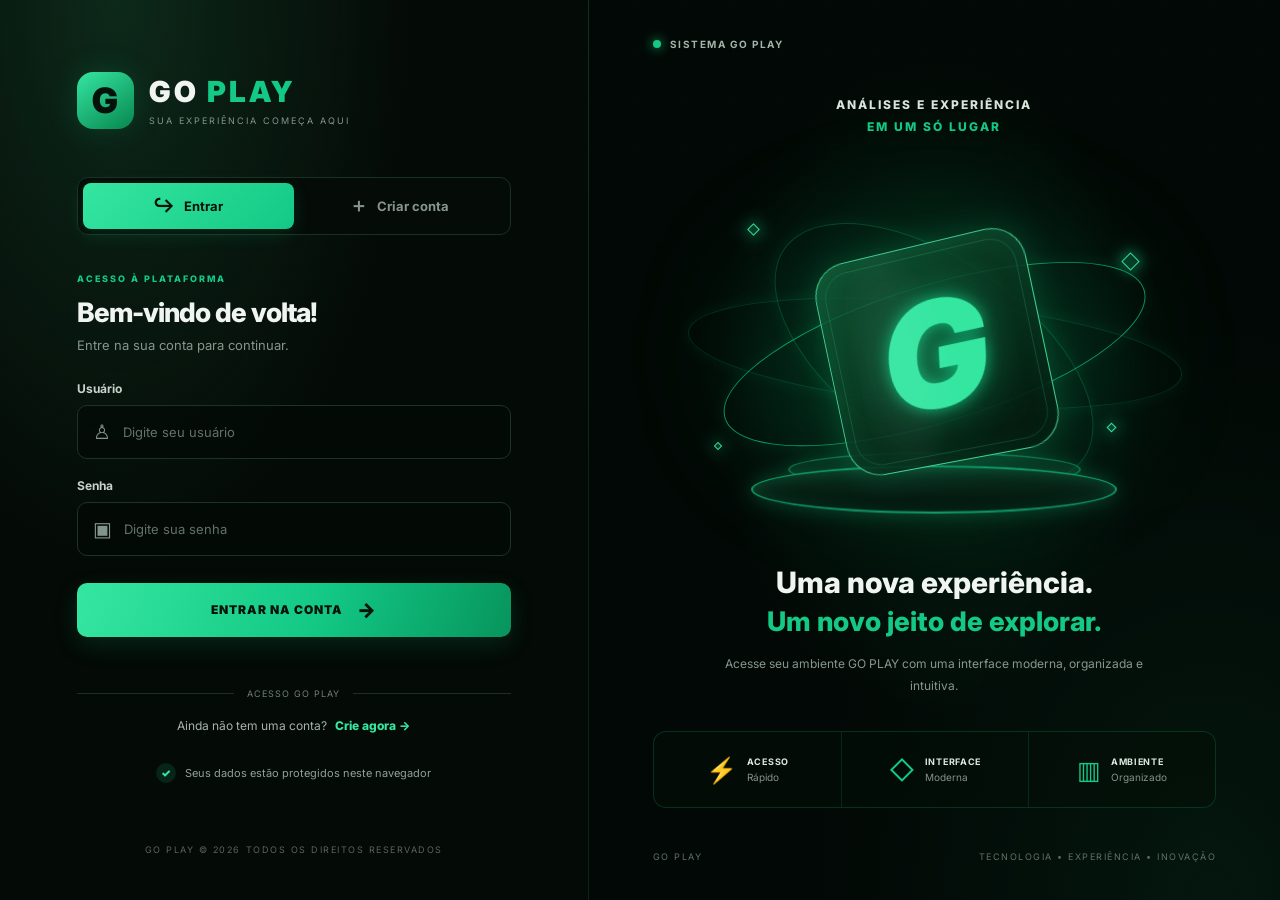
<file: index.html>
<!DOCTYPE html>
<html lang="pt-BR">
<head>
    <meta charset="UTF-8">
    <meta name="viewport" content="width=device-width, initial-scale=1.0">
    <meta name="theme-color" content="#030906">

    <title>GO PLAY | Acesso</title>

    <link rel="preconnect" href="https://fonts.googleapis.com">
    <link rel="preconnect" href="https://fonts.gstatic.com" crossorigin>
    <link href="https://fonts.googleapis.com/css2?family=Inter:wght@400;500;600;700;800;900&display=swap" rel="stylesheet">

    <link rel="stylesheet" href="login.css">
    <link rel="shortcut icon" href="dados.png" type="image/x-icon">
</head>

<body>

    <main class="page">

        <!-- LADO ESQUERDO: LOGIN -->
        <section class="login-side">

            <div class="login-content">

                <header class="brand">
                    <div class="brand-symbol">G</div>

                    <div class="brand-text">
                        <h1>GO <span>PLAY</span></h1>
                        <p>SUA EXPERIÊNCIA COMEÇA AQUI</p>
                    </div>
                </header>

                <div class="auth-box">

                    <div class="tabs">
                        <button type="button" id="loginTab" class="tab active">
                            <span class="tab-icon">↪</span>
                            Entrar
                        </button>

                        <button type="button" id="registerTab" class="tab">
                            <span class="tab-icon">＋</span>
                            Criar conta
                        </button>
                    </div>

                    <!-- LOGIN -->
                    <form id="loginForm">

                        <div class="form-heading">
                            <span class="eyebrow">ACESSO À PLATAFORMA</span>
                            <h2>Bem-vindo de volta!</h2>
                            <p>Entre na sua conta para continuar.</p>
                        </div>

                        <div class="field">
                            <label for="loginUser">Usuário</label>

                            <div class="input-wrap">
                                <span class="input-icon">♙</span>
                                <input
                                    id="loginUser"
                                    type="text"
                                    placeholder="Digite seu usuário"
                                    autocomplete="username"
                                    required
                                >
                            </div>
                        </div>

                        <div class="field">
                            <label for="loginPassword">Senha</label>

                            <div class="input-wrap">
                                <span class="input-icon">▣</span>
                                <input
                                    id="loginPassword"
                                    type="password"
                                    placeholder="Digite sua senha"
                                    autocomplete="current-password"
                                    required
                                >
                            </div>
                        </div>

                        <button class="submit-button" type="submit">
                            <span>ENTRAR NA CONTA</span>
                            <span class="button-arrow">→</span>
                        </button>

                        <div class="form-message" id="message"></div>

                        <div class="or-divider">
                            <span></span>
                            <small>ACESSO GO PLAY</small>
                            <span></span>
                        </div>

                        <p class="switch-text">
                            Ainda não tem uma conta?
                            <button type="button" id="createAccountLink">
                                Crie agora →
                            </button>
                        </p>

                    </form>

                    <!-- CADASTRO -->
                    <form id="registerForm" class="hidden">

                        <div class="form-heading">
                            <span class="eyebrow">NOVO CADASTRO</span>
                            <h2>Crie sua conta</h2>
                            <p>Preencha os dados para começar.</p>
                        </div>

                        <div class="field">
                            <label for="registerUser">Usuário</label>

                            <div class="input-wrap">
                                <span class="input-icon">♙</span>
                                <input
                                    id="registerUser"
                                    type="text"
                                    placeholder="Escolha um usuário"
                                    autocomplete="username"
                                    minlength="3"
                                    required
                                >
                            </div>
                        </div>

                        <div class="field">
                            <label for="registerPassword">Senha</label>

                            <div class="input-wrap">
                                <span class="input-icon">▣</span>
                                <input
                                    id="registerPassword"
                                    type="password"
                                    placeholder="Crie uma senha"
                                    autocomplete="new-password"
                                    minlength="6"
                                    required
                                >
                            </div>
                        </div>

                        <div class="field">
                            <label for="confirmPassword">Confirmar senha</label>

                            <div class="input-wrap">
                                <span class="input-icon">▣</span>
                                <input
                                    id="confirmPassword"
                                    type="password"
                                    placeholder="Repita sua senha"
                                    autocomplete="new-password"
                                    minlength="6"
                                    required
                                >
                            </div>
                        </div>

                        <button class="submit-button" type="submit">
                            <span>CRIAR MINHA CONTA</span>
                            <span class="button-arrow">→</span>
                        </button>

                        <div class="form-message" id="registerMessage"></div>

                        <p class="switch-text register-switch">
                            Já possui uma conta?
                            <button type="button" id="backToLogin">
                                Entrar →
                            </button>
                        </p>

                    </form>

                    <div class="security-note">
                        <span class="security-icon">✓</span>
                        Seus dados estão protegidos neste navegador
                    </div>

                </div>

            </div>

            <footer class="login-footer">
                <span>GO PLAY © 2026</span>
                <span> TODOS OS DIREITOS RESERVADOS</span>
            </footer>

        </section>

        <!-- LADO DIREITO: IDENTIDADE VISUAL -->
        <section class="visual-side">

            <div class="visual-top">
                <span class="status-dot"></span>
                SISTEMA GO PLAY
            </div>

            <div class="visual-content">

                <div class="visual-label">
                    ANÁLISES E EXPERIÊNCIA
                    <span>EM UM SÓ LUGAR</span>
                </div>

                <div class="visual-art">

                    <div class="orbit orbit-one"></div>
                    <div class="orbit orbit-two"></div>
                    <div class="orbit orbit-three"></div>

                    <div class="glow"></div>

                    <div class="platform platform-back"></div>
                    <div class="platform platform-front"></div>

                    <div class="floating-card">
                        <div class="floating-logo">G</div>
                        <div class="floating-reflection"></div>
                    </div>

                    <div class="floating-particle particle-one"></div>
                    <div class="floating-particle particle-two"></div>
                    <div class="floating-particle particle-three"></div>
                    <div class="floating-particle particle-four"></div>

                </div>

                <div class="visual-copy">
                    <h2>Uma nova experiência.</h2>
                    <h3>Um novo jeito de explorar.</h3>
                    <p>
                        Acesse seu ambiente GO PLAY com uma interface
                        moderna, organizada e intuitiva.
                    </p>
                </div>

                <div class="feature-list">

                    <div class="feature">
                        <span class="feature-icon">⚡</span>
                        <div>
                            <strong>ACESSO</strong>
                            <small>Rápido</small>
                        </div>
                    </div>

                    <div class="feature">
                        <span class="feature-icon">◇</span>
                        <div>
                            <strong>INTERFACE</strong>
                            <small>Moderna</small>
                        </div>
                    </div>

                    <div class="feature">
                        <span class="feature-icon">▥</span>
                        <div>
                            <strong>AMBIENTE</strong>
                            <small>Organizado</small>
                        </div>
                    </div>

                </div>

            </div>

            <div class="visual-bottom">
                <span>GO PLAY</span>
                <span>TECNOLOGIA • EXPERIÊNCIA • INOVAÇÃO</span>
            </div>

        </section>

    </main>

    <script src="login.js"></script>

</body>
</html>
</file>
<file: login.css>
:root {
    --background: #030906;
    --panel: #080f0b;
    --panel-light: #0b1710;
    --border: #1b3025;
    --text: #f1f5f2;
    --muted: #87958c;
    --green: #13c985;
    --green-light: #35e6a1;
    --green-dark: #08794d;
}

* {
    margin: 0;
    padding: 0;
    box-sizing: border-box;
}

html {
    min-height: 100%;
}

body {
    min-height: 100vh;
    font-family: "Inter", Arial, sans-serif;
    color: var(--text);
    background: var(--background);
}

button,
input {
    font: inherit;
}

button {
    cursor: pointer;
}

.page {
    min-height: 100vh;
    display: grid;
    grid-template-columns: minmax(440px, 0.92fr) minmax(0, 1.08fr);
}

/* =====================================
   LADO DO LOGIN
===================================== */

.login-side {
    min-height: 100vh;
    display: flex;
    flex-direction: column;
    justify-content: space-between;
    padding: 45px clamp(30px, 6vw, 100px);
    background:
        radial-gradient(ellipse at 20% 0%, #0d291a 0%, transparent 45%),
        #040a06;
    border-right: 1px solid rgba(44, 105, 70, 0.25);
    position: relative;
    z-index: 2;
}

.login-content {
    width: 100%;
    max-width: 470px;
    margin: auto;
}

/* MARCA */

.brand {
    display: flex;
    align-items: center;
    gap: 15px;
    margin-bottom: 48px;
}

.brand-symbol {
    width: 57px;
    height: 57px;
    display: grid;
    place-items: center;
    border-radius: 16px;
    background: linear-gradient(145deg, #35e6a1, #07864f);
    color: #03130b;
    font-size: 35px;
    font-weight: 900;
    box-shadow: 0 0 30px rgba(19, 201, 133, 0.18);
}

.brand-text h1 {
    font-size: 29px;
    font-weight: 900;
    letter-spacing: 3px;
}

.brand-text h1 span {
    color: var(--green);
}

.brand-text p {
    margin-top: 6px;
    font-size: 9px;
    color: var(--muted);
    letter-spacing: 2px;
}

/* FORMULÁRIO */

.auth-box {
    width: 100%;
}

.tabs {
    display: flex;
    padding: 5px;
    margin-bottom: 38px;
    background: #050b07;
    border: 1px solid var(--border);
    border-radius: 11px;
}

.tab {
    flex: 1;
    min-height: 46px;
    display: flex;
    align-items: center;
    justify-content: center;
    gap: 9px;
    border: 0;
    border-radius: 8px;
    background: transparent;
    color: var(--muted);
    font-size: 13px;
    font-weight: 700;
    transition: 0.25s;
}

.tab:hover {
    color: white;
}

.tab.active {
    color: #03130b;
    background: linear-gradient(135deg, #35e6a1, #13c985);
    box-shadow: 0 5px 18px rgba(19, 201, 133, 0.16);
}

.tab-icon {
    font-size: 19px;
}

.form-heading {
    margin-bottom: 28px;
}

.eyebrow {
    display: block;
    margin-bottom: 12px;
    color: var(--green);
    font-size: 9px;
    font-weight: 800;
    letter-spacing: 2px;
}

.form-heading h2 {
    font-size: clamp(23px, 2.1vw, 29px);
    font-weight: 800;
    letter-spacing: -1px;
}

.form-heading p {
    margin-top: 9px;
    color: var(--muted);
    font-size: 13px;
}

/* CAMPOS */

.field {
    margin-top: 19px;
}

.field label {
    display: block;
    margin-bottom: 9px;
    color: #c7d3ca;
    font-size: 12px;
    font-weight: 700;
}

.input-wrap {
    height: 54px;
    display: flex;
    align-items: center;
    gap: 12px;
    padding: 0 15px;
    background: rgba(3, 10, 6, 0.75);
    border: 1px solid #1d3327;
    border-radius: 10px;
    transition: border 0.2s, box-shadow 0.2s;
}

.input-wrap:focus-within {
    border-color: var(--green);
    box-shadow: 0 0 0 3px rgba(19, 201, 133, 0.08);
}

.input-icon {
    color: #82958a;
    font-size: 20px;
    flex-shrink: 0;
}

.input-wrap input {
    width: 100%;
    height: 100%;
    min-width: 0;
    border: 0;
    outline: 0;
    background: transparent;
    color: white;
    font-size: 13px;
}

.input-wrap input::placeholder {
    color: #647168;
}

/* BOTÃO */

.submit-button {
    width: 100%;
    height: 54px;
    display: flex;
    align-items: center;
    justify-content: center;
    gap: 14px;
    margin-top: 27px;
    border: 0;
    border-radius: 10px;
    background: linear-gradient(110deg, #35e6a1, #13c985 55%, #07945d);
    color: #03130b;
    font-size: 12px;
    font-weight: 900;
    letter-spacing: 1px;
    box-shadow: 0 8px 25px rgba(19, 201, 133, 0.15);
    transition: transform 0.2s, filter 0.2s, box-shadow 0.2s;
}

.submit-button:hover {
    transform: translateY(-2px);
    filter: brightness(1.08);
    box-shadow: 0 12px 30px rgba(19, 201, 133, 0.23);
}

.submit-button:active {
    transform: translateY(0);
}

.button-arrow {
    font-size: 20px;
}

/* MENSAGEM */

.form-message {
    min-height: 19px;
    margin-top: 13px;
    color: var(--green-light);
    font-size: 12px;
    text-align: center;
}

.form-message.error {
    color: #ed6278;
}

/* DIVISOR */

.or-divider {
    display: flex;
    align-items: center;
    gap: 13px;
    margin: 19px 0;
}

.or-divider span {
    flex: 1;
    height: 1px;
    background: #1d3025;
}

.or-divider small {
    color: #718078;
    font-size: 9px;
    letter-spacing: 1px;
}

/* ALTERNAR LOGIN E CADASTRO */

.switch-text {
    color: #a6b3aa;
    text-align: center;
    font-size: 12px;
}

.switch-text button {
    margin-left: 5px;
    border: 0;
    background: transparent;
    color: var(--green-light);
    font-size: 12px;
    font-weight: 800;
}

.switch-text button:hover {
    text-decoration: underline;
}

.register-switch {
    margin-top: 22px;
}

/* SEGURANÇA */

.security-note {
    display: flex;
    align-items: center;
    justify-content: center;
    gap: 9px;
    margin-top: 30px;
    color: #91a198;
    font-size: 11px;
}

.security-icon {
    width: 20px;
    height: 20px;
    display: grid;
    place-items: center;
    border-radius: 50%;
    background: rgba(19, 201, 133, 0.14);
    color: var(--green-light);
    font-weight: 900;
}

.hidden {
    display: none !important;
}

/* RODAPÉ */

.login-footer {
    display: flex;
    flex-wrap: wrap;
    justify-content: center;
    gap: 5px;
    padding-top: 35px;
    color: #59665e;
    font-size: 9px;
    letter-spacing: 1.5px;
    text-align: center;
}

/* =====================================
   LADO VISUAL
===================================== */

.visual-side {
    min-height: 100vh;
    position: relative;
    display: flex;
    flex-direction: column;
    justify-content: space-between;
    overflow: hidden;
    padding: 38px clamp(28px, 5vw, 75px);
    background:
        radial-gradient(ellipse at 50% 43%, rgba(10, 111, 63, 0.25), transparent 45%),
        radial-gradient(ellipse at 90% 100%, rgba(8, 80, 48, 0.2), transparent 45%),
        #020805;
}

.visual-side::before {
    content: "";
    position: absolute;
    inset: 0;
    pointer-events: none;
    opacity: 0.35;
    background-image:
        linear-gradient(rgba(19, 201, 133, 0.035) 1px, transparent 1px),
        linear-gradient(90deg, rgba(19, 201, 133, 0.035) 1px, transparent 1px);
    background-size: 48px 48px;
    mask-image: linear-gradient(to bottom, black, transparent 85%);
}

.visual-top,
.visual-bottom,
.visual-content {
    position: relative;
    z-index: 1;
}

.visual-top {
    display: flex;
    align-items: center;
    gap: 9px;
    color: #a4b3a9;
    font-size: 10px;
    font-weight: 700;
    letter-spacing: 1.5px;
}

.status-dot {
    width: 8px;
    height: 8px;
    border-radius: 50%;
    background: var(--green);
    box-shadow: 0 0 12px var(--green);
}

.visual-content {
    width: 100%;
    max-width: 680px;
    margin: auto;
    text-align: center;
}

.visual-label {
    display: inline-flex;
    flex-direction: column;
    gap: 7px;
    margin-bottom: 5px;
    color: #d7e4da;
    font-size: 12px;
    font-weight: 800;
    letter-spacing: 2px;
}

.visual-label span {
    color: var(--green);
}

/* ILUSTRAÇÃO CSS */

.visual-art {
    height: clamp(270px, 38vw, 430px);
    position: relative;
    display: grid;
    place-items: center;
    perspective: 900px;
}

.glow {
    position: absolute;
    width: 65%;
    height: 55%;
    border-radius: 50%;
    background: rgba(0, 222, 125, 0.16);
    filter: blur(65px);
}

.orbit {
    position: absolute;
    width: 78%;
    height: 32%;
    border: 1px solid rgba(19, 201, 133, 0.7);
    border-radius: 50%;
    transform: rotate(-17deg);
    box-shadow: 0 0 18px rgba(19, 201, 133, 0.1);
}

.orbit-one {
    animation: orbitMove 9s linear infinite;
}

.orbit-two {
    width: 65%;
    height: 44%;
    border-color: rgba(19, 201, 133, 0.25);
    transform: rotate(35deg);
}

.orbit-three {
    width: 88%;
    height: 24%;
    border-color: rgba(19, 201, 133, 0.18);
    transform: rotate(5deg);
}

.platform {
    position: absolute;
    bottom: 13%;
    width: 65%;
    height: 48px;
    border-radius: 50%;
    border: 2px solid rgba(19, 201, 133, 0.7);
    background: linear-gradient(180deg, #0a3321, #031009);
    box-shadow:
        0 0 20px rgba(19, 201, 133, 0.3),
        inset 0 0 15px rgba(19, 201, 133, 0.2);
}

.platform-back {
    bottom: 19%;
    width: 52%;
    height: 35px;
    opacity: 0.6;
}

.platform-front {
    transform: perspective(400px) rotateX(15deg);
}

.floating-card {
    width: clamp(145px, 19vw, 220px);
    height: clamp(145px, 19vw, 220px);
    position: relative;
    display: grid;
    place-items: center;
    border: 1px solid rgba(85, 255, 178, 0.75);
    border-radius: 35px;
    background: linear-gradient(145deg, rgba(18, 93, 57, 0.8), rgba(2, 17, 9, 0.94));
    box-shadow:
        0 0 30px rgba(19, 201, 133, 0.2),
        inset 0 0 30px rgba(19, 201, 133, 0.12);
    transform: rotate(-12deg) rotateY(-12deg);
    animation: floating 5s ease-in-out infinite;
}

.floating-card::before {
    content: "";
    position: absolute;
    inset: 9px;
    border: 1px solid rgba(91, 255, 178, 0.15);
    border-radius: 27px;
}

.floating-logo {
    color: var(--green-light);
    font-size: clamp(90px, 12vw, 145px);
    font-weight: 900;
    font-style: italic;
    text-shadow:
        0 0 15px rgba(19, 201, 133, 0.8),
        0 0 45px rgba(19, 201, 133, 0.45);
}

.floating-reflection {
    position: absolute;
    top: 0;
    left: 15%;
    width: 35%;
    height: 100%;
    border-radius: 50%;
    background: rgba(255, 255, 255, 0.035);
    filter: blur(12px);
}

.floating-particle {
    width: 9px;
    height: 9px;
    position: absolute;
    border: 1px solid var(--green-light);
    background: rgba(19, 201, 133, 0.25);
    box-shadow: 0 0 15px var(--green);
    transform: rotate(45deg);
}

.particle-one {
    top: 20%;
    left: 17%;
}

.particle-two {
    top: 27%;
    right: 14%;
    width: 13px;
    height: 13px;
}

.particle-three {
    bottom: 28%;
    left: 11%;
    width: 6px;
    height: 6px;
}

.particle-four {
    bottom: 32%;
    right: 18%;
    width: 7px;
    height: 7px;
}

@keyframes floating {
    0%, 100% {
        transform: translateY(0) rotate(-12deg) rotateY(-12deg);
    }

    50% {
        transform: translateY(-15px) rotate(-9deg) rotateY(-8deg);
    }
}

@keyframes orbitMove {
    from {
        transform: rotate(-17deg);
    }

    to {
        transform: rotate(343deg);
    }
}

/* TEXTO VISUAL */

.visual-copy {
    margin-top: -5px;
}

.visual-copy h2 {
    font-size: clamp(21px, 2.3vw, 30px);
    font-weight: 800;
}

.visual-copy h3 {
    margin-top: 5px;
    color: var(--green);
    font-size: clamp(19px, 2.2vw, 27px);
    font-weight: 800;
}

.visual-copy p {
    max-width: 430px;
    margin: 15px auto 0;
    color: #87978d;
    font-size: 12px;
    line-height: 1.8;
}

/* RECURSOS */

.feature-list {
    display: grid;
    grid-template-columns: repeat(3, 1fr);
    margin-top: 35px;
    border: 1px solid rgba(19, 201, 133, 0.2);
    border-radius: 13px;
    background: rgba(4, 15, 8, 0.55);
}

.feature {
    min-height: 75px;
    display: flex;
    align-items: center;
    justify-content: center;
    gap: 10px;
    padding: 10px;
}

.feature + .feature {
    border-left: 1px solid rgba(19, 201, 133, 0.16);
}

.feature-icon {
    color: var(--green);
    font-size: 25px;
}

.feature div {
    display: flex;
    flex-direction: column;
    gap: 4px;
    text-align: left;
}

.feature strong {
    color: #dce8df;
    font-size: 9px;
    letter-spacing: 0.7px;
}

.feature small {
    color: #84948a;
    font-size: 10px;
}

/* RODAPÉ VISUAL */

.visual-bottom {
    display: flex;
    justify-content: space-between;
    gap: 15px;
    color: #607268;
    font-size: 9px;
    letter-spacing: 1.5px;
}

/* =====================================
   RESPONSIVIDADE
===================================== */

@media (min-width: 1500px) {
    .login-side {
        padding-left: 9%;
        padding-right: 9%;
    }
}

@media (max-width: 1050px) {
    .page {
        grid-template-columns: minmax(390px, 1fr) minmax(0, 0.9fr);
    }

    .login-side {
        padding: 35px 28px;
    }

    .visual-side {
        padding: 30px 25px;
    }

    .feature {
        flex-direction: column;
        gap: 5px;
    }

    .feature div {
        text-align: center;
    }
}

@media (max-width: 760px) {
    .page {
        display: block;
    }

    .login-side {
        min-height: 100vh;
        padding: 30px 22px;
    }

    .login-content {
        max-width: 440px;
    }

    .brand {
        margin-bottom: 35px;
    }

    .visual-side {
        display: none;
    }

    .login-footer {
        padding-top: 35px;
    }
}

@media (max-width: 390px) {
    .login-side {
        padding: 25px 17px;
    }

    .brand-symbol {
        width: 49px;
        height: 49px;
    }

    .brand-text h1 {
        font-size: 25px;
    }

    .form-heading h2 {
        font-size: 23px;
    }

    .tabs {
        margin-bottom: 30px;
    }
}

@media (prefers-reduced-motion: reduce) {
    *,
    *::before,
    *::after {
        animation-duration: 0.01ms !important;
        transition-duration: 0.01ms !important;
    }
}
</file>
